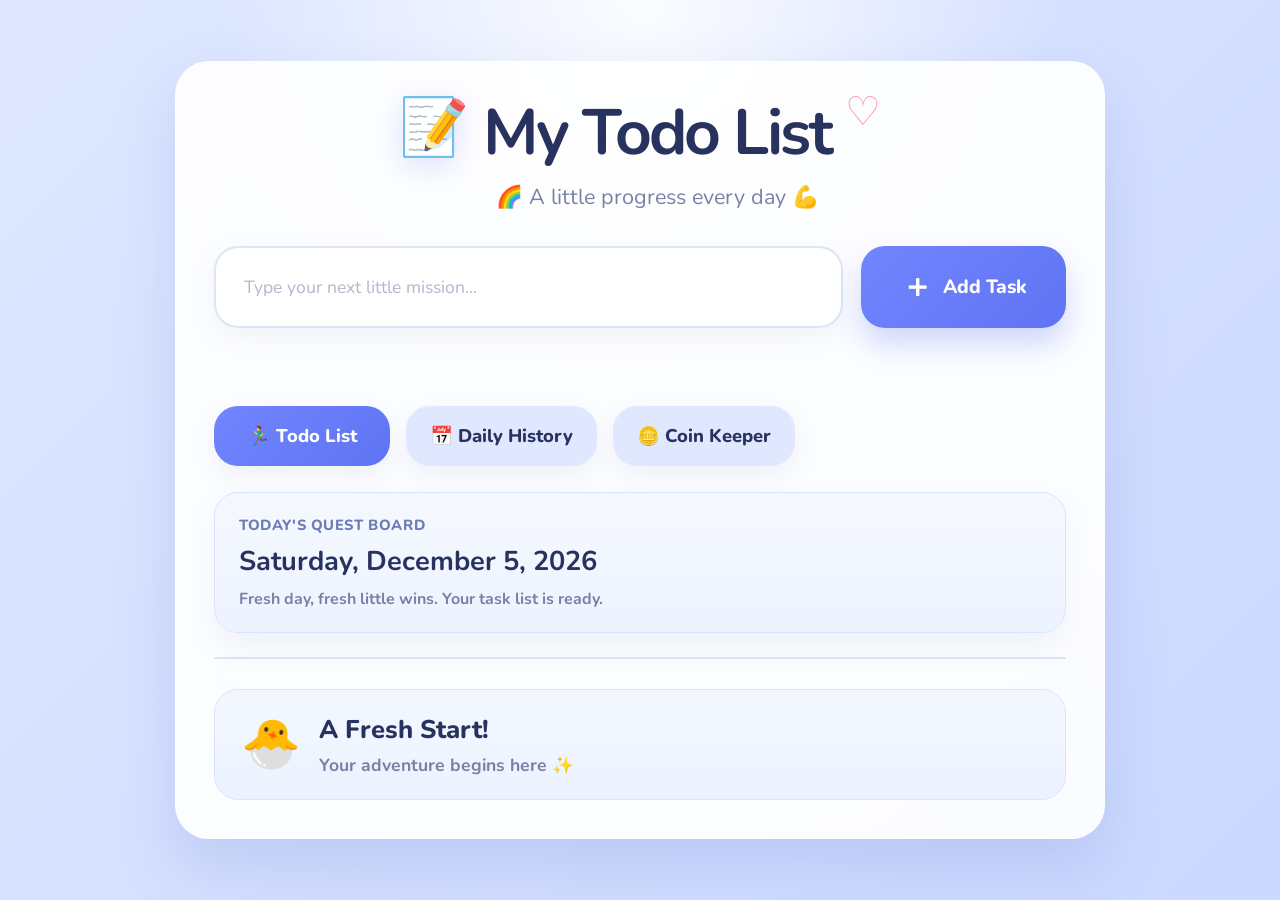
<file: index.html>
<!doctype html>
<html lang="en">
  <head>
    <meta charset="UTF-8" />
    <meta name="viewport" content="width=device-width, initial-scale=1.0" />
    <title>My Todo List</title>
    <link rel="preconnect" href="https://fonts.googleapis.com" />
    <link rel="preconnect" href="https://fonts.gstatic.com" crossorigin />
    <link href="https://fonts.googleapis.com/css2?family=Nunito:wght@400;600;700;800&display=swap" rel="stylesheet" />
    <link rel="stylesheet" href="style.css" />
  </head>
  <body>
    <main class="page">
      <section class="todo-card">
        <header class="hero">
          <div class="title-wrap">
            <span class="title-icon" aria-hidden="true">📝</span>
            <div>
              <h1>My Todo List</h1>
              <p class="subtitle">🌈 A little progress every day <span aria-hidden="true">💪</span></p>
            </div>
            <span class="heart-icon" aria-hidden="true">♡</span>
          </div>
        </header>

        <section class="input-section" aria-label="Add a task">
          <input id="todo-input" class="todo-input" type="text" placeholder="Type your next little mission..." />
          <button id="add-button" class="add-button" type="button">
            <span class="plus" aria-hidden="true">＋</span>
            Add Task
          </button>
          <p id="message"></p>
        </section>

        <nav class="filter-list" aria-label="Site navigation">
          <a href="index.html" class="filter-button is-active">🏃‍♂️ Todo List</a>
          <button id="history-toggle" class="filter-button history-toggle" type="button" aria-expanded="false" aria-controls="history-section">
            📅 Daily History
          </button>
          <a href="expense/รายรับ-รายจ่าย/index.html" class="filter-button">🪙 Coin Keeper</a>
        </nav>

        <section class="today-banner" aria-label="Today's task list">
          <p class="today-eyebrow">Today's Quest Board</p>
          <h2 id="current-date-title">Today</h2>
          <p id="current-date-copy" class="today-copy">Fresh day, fresh little wins.</p>
        </section>

        <section id="todo-list" class="todo-panel" aria-label="Tasks"></section>

        <footer class="status-card">
          <div class="status-emoji" id="summary-emoji" aria-hidden="true">🪴</div>
          <div class="status-copy">
            <p class="status-title" id="summary-title">0 Task remaining</p>
            <p class="status-text" id="summary-message">Keep going! You've got this! ✨ <span aria-hidden="true">✨</span></p>
          </div>
        </footer>

        <section id="history-section" class="history-section" aria-label="Daily history" hidden>
          <div class="history-header">
            <div>
              <p class="history-eyebrow">Your Progress Journal</p>
              <h2>📅 Daily History</h2>
              <p class="history-copy">Each day gets its own tiny victory card so you can look back anytime.</p>
              <p class="history-scroll-hint">Swipe left or right to see more days ↔</p>
            </div>
          </div>
          <div id="history-list" class="history-grid"></div>
        </section>
      </section>
    </main>

    <div id="alert-box">
      <div id="alert-card">
        <p id="alert-text">📝 What would you like to do today?</p>
        <button id="alert-close" type="button">OK</button>
      </div>
    </div>

    <script src="app.js"></script>
  </body>
</html>
</file>
<file: style.css>
:root {
  --bg-start: #dfe8ff;
  --bg-end: #cbd8ff;
  --card-bg: rgba(255, 255, 255, 0.92);
  --card-border: rgba(255, 255, 255, 0.75);
  --text-main: #28325f;
  --text-soft: #7782a4;
  --primary: #6277f6;
  --primary-dark: #4f63e4;
  --primary-soft: #edf1ff;
  --line: #dbe3f3;
  --danger: #ff6b6b;
  --shadow: 0 30px 60px rgba(110, 133, 204, 0.22);
}

* {
  box-sizing: border-box;
}

body {
  margin: 0;
  min-height: 100vh;
  font-family: "Nunito", sans-serif;
  color: var(--text-main);
  background: radial-gradient(circle at top, rgba(255, 255, 255, 0.9), transparent 38%), linear-gradient(135deg, var(--bg-start), var(--bg-end));
  overflow-x: hidden;
}

button,
input {
  font: inherit;
}

.page {
  min-height: 100vh;
  display: grid;
  place-items: center;
  width: 100%;
  overflow-x: hidden;
  padding: 40px 20px;
}

.todo-card {
  width: min(930px, 100%);
  max-width: 100%;
  padding: 38px;
  border-radius: 34px;
  background: var(--card-bg);
  border: 1px solid var(--card-border);
  box-shadow: var(--shadow);
  backdrop-filter: blur(20px);
  overflow-x: clip;
}

.hero {
  text-align: center;
}

.title-wrap {
  display: inline-flex;
  align-items: flex-start;
  gap: 14px;
  position: relative;
}

.title-icon {
  font-size: 3.5rem;
  line-height: 1;
  filter: drop-shadow(0 8px 16px rgba(98, 119, 246, 0.22));
}

.heart-icon {
  font-size: 2.5rem;
  color: #ff9fb0;
  line-height: 1;
  transform: translateY(-8px);
}

h1 {
  margin: 0;
  font-size: clamp(2.5rem, 5vw, 4rem);
  line-height: 1.05;
  letter-spacing: -0.04em;
}

.subtitle {
  margin: 14px 0 0;
  font-size: 1.35rem;
  color: var(--text-soft);
}

.input-section {
  display: grid;
  grid-template-columns: minmax(0, 1fr) 205px;
  gap: 18px;
  margin-top: 34px;
}

.todo-input {
  width: 100%;
  height: 82px;
  padding: 0 28px;
  border: 2px solid rgba(219, 227, 243, 0.9);
  border-radius: 24px;
  background: rgba(255, 255, 255, 0.82);
  box-shadow:
    inset 0 1px 2px rgba(255, 255, 255, 0.6),
    0 8px 24px rgba(158, 173, 214, 0.12);
  font-size: 1.1rem;
  outline: none;
}

.todo-input::placeholder {
  color: #b0b8cc;
}

.todo-input:focus {
  border-color: rgba(98, 119, 246, 0.55);
  box-shadow: 0 0 0 5px rgba(98, 119, 246, 0.12);
}

.add-button,
.filter-button {
  border: 0;
  border-radius: 24px;
  font-weight: 800;
  cursor: pointer;
  transition:
    transform 0.2s ease,
    box-shadow 0.2s ease,
    background 0.2s ease;
}

.add-button {
  display: inline-flex;
  align-items: center;
  justify-content: center;
  gap: 10px;
  min-height: 82px;
  color: #fff;
  background: linear-gradient(135deg, #7285ff, #5f74f3);
  box-shadow: 0 16px 28px rgba(98, 119, 246, 0.28);
  font-size: 1.2rem;
}

.add-button:hover,
.filter-button:hover {
  transform: translateY(-2px);
}

.plus {
  font-size: 2rem;
  line-height: 1;
}

.filter-list {
  display: flex;
  flex-wrap: wrap;
  gap: 16px;
  margin-top: 28px;
}

.filter-button {
  display: inline-flex;
  align-items: center;
  justify-content: center;
  min-width: 176px;
  min-height: 60px;
  padding: 0 24px;
  background: var(--bg-start);
  color: var(--text-main);
  box-shadow: 0 10px 24px rgba(173, 183, 216, 0.16);
  font-size: 1.15rem;
  text-decoration: none;
}

.history-toggle {
  font-family: inherit;
}

.filter-button:hover {
  color: #fff;
  background: linear-gradient(135deg, #7285ff, #5f74f3);
}

.filter-button.is-active,
.filter-button.is-history-active {
  color: #fff;
  background: linear-gradient(135deg, #7285ff, #5f74f3);
}

/* .filter-button.is-active {
  color: #40508a;
  background: #e8eeff;
} */

.todo-panel {
  margin-top: 24px;
  overflow: hidden;
  border: 1px solid var(--line);
  border-radius: 24px;
  background: rgba(255, 255, 255, 0.74);
  box-shadow: 0 14px 32px rgba(174, 186, 224, 0.14);
}

.today-banner {
  margin-top: 26px;
  padding: 22px 24px;
  border: 1px solid #d9e4ff;
  border-radius: 24px;
  background: linear-gradient(180deg, rgba(245, 248, 255, 0.98), rgba(236, 242, 255, 0.95));
  box-shadow: 0 14px 28px rgba(165, 178, 220, 0.14);
}

.today-eyebrow {
  margin: 0;
  color: #6c7cb4;
  font-size: 0.92rem;
  font-weight: 800;
  letter-spacing: 0.04em;
  text-transform: uppercase;
}

.today-banner h2 {
  margin: 8px 0 0;
  font-size: 1.7rem;
}

.today-copy {
  margin: 8px 0 0;
  color: var(--text-soft);
  font-size: 1rem;
  font-weight: 700;
}

.todo-item {
  display: flex;
  align-items: center;
  justify-content: space-between;
  gap: 16px;
  min-height: 90px;
  padding: 0 26px;
  border-bottom: 1px solid var(--line);
}

.todo-item:last-child {
  border-bottom: 0;
}

.todo-main {
  display: flex;
  align-items: center;
  gap: 18px;
  flex: 1;
  cursor: pointer;
}

.todo-main input {
  position: absolute;
  opacity: 0;
  pointer-events: none;
}

.checkbox-ui {
  width: 34px;
  height: 34px;
  border-radius: 10px;
  border: 2px solid #aab5c9;
  background: #fff;
  display: inline-grid;
  place-items: center;
  flex-shrink: 0;
  box-shadow: inset 0 1px 3px rgba(0, 0, 0, 0.04);
}

.checkbox-ui::after {
  content: "✓";
  color: #fff;
  font-size: 1.2rem;
  font-weight: 800;
  opacity: 0;
  transform: scale(0.7);
  transition:
    opacity 0.2s ease,
    transform 0.2s ease;
}

.todo-main input:checked + .checkbox-ui {
  border-color: var(--primary);
  background: linear-gradient(180deg, #6d80ff, #5065e6);
}

.todo-main input:checked + .checkbox-ui::after {
  opacity: 1;
  transform: scale(1);
}

.todo-text {
  font-size: 1.1rem;
  font-weight: 700;
}

.is-completed .todo-text {
  color: #9aa6bf;
  text-decoration: line-through;
}

.delete-button {
  border: 0;
  background: transparent;
  color: var(--danger);
  font-size: 1.75rem;
  cursor: pointer;
  transition:
    transform 0.2s ease,
    opacity 0.2s ease;
}

.delete-button:hover {
  transform: scale(1.08);
  opacity: 0.82;
}

.status-card {
  display: flex;
  align-items: center;
  gap: 18px;
  margin-top: 30px;
  padding: 22px 26px;
  border: 1px solid #d9e4ff;
  border-radius: 24px;
  background: linear-gradient(180deg, rgba(243, 247, 255, 0.98), rgba(235, 242, 255, 0.95));
}

.status-emoji {
  font-size: 3rem;
  line-height: 1;
}

.status-title {
  margin: 0;
  font-size: 1.6rem;
  font-weight: 800;
}

.status-title strong {
  color: var(--primary);
}

.status-text {
  margin: 6px 0 0;
  color: var(--text-soft);
  font-size: 1.1rem;
  font-weight: 700;
}

.history-section {
  margin-top: 28px;
  width: 100%;
  max-width: 100%;
  min-width: 0;
  padding: 26px;
  border: 1px solid #d9e4ff;
  border-radius: 28px;
  background: linear-gradient(180deg, rgba(247, 250, 255, 0.98), rgba(237, 243, 255, 0.95));
  box-shadow: 0 18px 36px rgba(145, 161, 214, 0.16);
  overflow: hidden;
}

.history-header h2 {
  margin: 6px 0 0;
  font-size: 1.8rem;
}

.history-eyebrow {
  margin: 0;
  color: #6c7cb4;
  font-size: 0.95rem;
  font-weight: 800;
  letter-spacing: 0.04em;
  text-transform: uppercase;
}

.history-copy {
  margin: 8px 0 0;
  color: var(--text-soft);
  font-size: 1rem;
  font-weight: 700;
}

.history-scroll-hint {
  margin: 10px 0 0;
  color: #7b87b3;
  font-size: 0.9rem;
  font-weight: 800;
}

.history-grid {
  display: flex;
  gap: 18px;
  margin-top: 22px;
  width: 100%;
  max-width: 100%;
  min-width: 0;
  overflow-x: auto;
  overflow-y: hidden;
  padding-bottom: 8px;
  padding-right: 8px;
  scroll-snap-type: x proximity;
  -webkit-overflow-scrolling: touch;
  scrollbar-width: auto;
}

.history-grid::-webkit-scrollbar {
  height: 12px;
}

.history-grid::-webkit-scrollbar-track {
  border-radius: 999px;
  background: rgba(221, 230, 252, 0.9);
}

.history-grid::-webkit-scrollbar-thumb {
  border-radius: 999px;
  background: linear-gradient(135deg, #9ab4ff, #6e86f7);
}

.history-grid::-webkit-scrollbar-thumb:hover {
  background: linear-gradient(135deg, #839fff, #5f78f1);
}

.history-empty,
.history-item {
  border-radius: 24px;
  border: 1px solid rgba(217, 228, 255, 0.96);
  background: rgba(255, 255, 255, 0.88);
  box-shadow: 0 14px 28px rgba(165, 178, 220, 0.16);
}

.history-empty {
  padding: 26px 22px;
  color: var(--text-soft);
  font-size: 1rem;
  font-weight: 700;
  text-align: center;
}

.history-item {
  flex: 0 0 min(360px, calc(100vw - 110px));
  max-width: 100%;
  min-width: 0;
  overflow: hidden;
  padding: 0;
  scroll-snap-align: start;
}

.history-accordion-row {
  display: flex;
  align-items: flex-start;
  justify-content: space-between;
  gap: 16px;
  padding: 20px 22px;
  background: linear-gradient(180deg, rgba(244, 247, 255, 0.96), rgba(236, 242, 255, 0.92));
}

.history-accordion-actions {
  display: flex;
  align-items: center;
  gap: 10px;
  flex-shrink: 0;
}

.history-accordion-button {
  width: 42px;
  height: 42px;
  display: inline-flex;
  align-items: center;
  justify-content: center;
  flex-shrink: 0;
  padding: 0;
  border: 0;
  border-radius: 15px;
  background: linear-gradient(135deg, #ffe9f1, #ffd8e7);
  box-shadow: 0 10px 18px rgba(255, 179, 206, 0.24);
  cursor: pointer;
  transition:
    transform 0.16s ease,
    box-shadow 0.16s ease,
    opacity 0.16s ease;
}

.history-toggle-button {
  background: linear-gradient(135deg, #dff0ff, #c9e6ff);
  box-shadow: 0 10px 18px rgba(144, 196, 237, 0.24);
}

.history-edit-button {
  background: linear-gradient(135deg, #ffe9f1, #ffd8e7);
  box-shadow: 0 10px 18px rgba(255, 179, 206, 0.24);
}

.history-accordion-button:hover {
  transform: translateY(-1px);
  opacity: 0.92;
}

.history-toggle-button:hover {
  box-shadow: 0 12px 20px rgba(144, 196, 237, 0.28);
}

.history-edit-button:hover {
  box-shadow: 0 12px 20px rgba(255, 179, 206, 0.28);
}

.history-accordion-button:active {
  transform: scale(0.94);
}

.history-accordion-text {
  flex: 1;
  font-size: 1.05rem;
  font-weight: 800;
}

.history-accordion-icon {
  line-height: 1;
  font-size: 1.1rem;
}

.history-accordion-panel {
  padding: 18px 22px 22px;
  border-top: 1px solid rgba(217, 228, 255, 0.9);
  background: rgba(255, 255, 255, 0.72);
}

.history-date {
  margin: 0;
  font-size: 1.2rem;
  font-weight: 800;
}

.history-stats {
  margin-top: 14px;
  display: grid;
  gap: 10px;
}

.history-stat {
  display: flex;
  justify-content: space-between;
  gap: 12px;
  padding: 10px 14px;
  border-radius: 18px;
  background: #f3f6ff;
  color: var(--text-main);
  font-weight: 700;
}

.history-message {
  margin: 16px 0 0;
  color: #6c79a7;
  font-size: 0.98rem;
  font-weight: 700;
  line-height: 1.55;
}

.history-task-heading {
  margin: 18px 0 10px;
  color: #566797;
  font-size: 0.95rem;
  font-weight: 800;
}

.history-task-list {
  display: grid;
  gap: 10px;
  margin: 0;
  padding: 0;
  list-style: none;
}

.history-task-item {
  display: flex;
  align-items: center;
  gap: 10px;
  padding: 10px 12px;
  border-radius: 16px;
  background: #f6f8ff;
  color: var(--text-main);
  font-size: 0.96rem;
  font-weight: 700;
}

.history-task-item.is-editing {
  align-items: stretch;
  flex-direction: column;
}

.history-task-item.is-completed {
  color: #7e8aac;
  text-decoration: line-through;
}

.history-task-text {
  flex: 1;
  min-width: 0;
}

.history-task-pencil {
  width: 34px;
  height: 34px;
  display: inline-flex;
  align-items: center;
  justify-content: center;
  flex-shrink: 0;
  margin-left: auto;
  padding: 0;
  border: 0;
  border-radius: 12px;
  background: linear-gradient(135deg, #ffe9f1, #ffd8e7);
  box-shadow: 0 8px 14px rgba(255, 179, 206, 0.2);
  cursor: pointer;
  transition:
    transform 0.16s ease,
    opacity 0.16s ease;
}

.history-task-pencil:hover {
  transform: translateY(-1px);
  opacity: 0.94;
}

.history-task-pencil:active {
  transform: scale(0.95);
}

.history-task-pencil-icon {
  line-height: 1;
  font-size: 0.95rem;
}

.history-task-input {
  width: 100%;
  margin-top: 2px;
  padding: 12px 14px;
  border: 1px solid #d4e0ff;
  border-radius: 16px;
  background: rgba(255, 255, 255, 0.96);
  color: var(--text-main);
  font: inherit;
  font-size: 0.96rem;
  font-weight: 700;
  outline: none;
}

.history-task-input:focus {
  border-color: rgba(98, 119, 246, 0.48);
  box-shadow: 0 0 0 4px rgba(98, 119, 246, 0.12);
}

.history-task-actions {
  display: flex;
  gap: 8px;
}

.history-task-edit-button {
  min-width: 72px;
  min-height: 38px;
  padding: 0 14px;
  border: 0;
  border-radius: 14px;
  font-weight: 800;
  cursor: pointer;
  transition:
    transform 0.16s ease,
    opacity 0.16s ease;
}

.history-task-edit-button:hover {
  transform: translateY(-1px);
}

.history-task-edit-button.is-save {
  color: #fff;
  background: linear-gradient(135deg, #7285ff, #5f74f3);
}

.history-task-edit-button.is-cancel {
  color: var(--text-main);
  background: #eaf0ff;
}

.history-task-badge {
  flex-shrink: 0;
  width: 28px;
  height: 28px;
  border-radius: 10px;
  display: inline-grid;
  place-items: center;
  background: #e6ecff;
}

@media (max-width: 820px) {
  .todo-card {
    padding: 28px 20px;
    border-radius: 26px;
  }

  .title-wrap {
    flex-wrap: wrap;
    justify-content: center;
  }

  .heart-icon {
    display: none;
  }

  .input-section {
    grid-template-columns: 1fr;
  }

  .add-button,
  .todo-input {
    min-height: 72px;
  }

  .filter-button {
    min-width: 0;
    flex: 1 1 180px;
  }

  .history-section {
    padding: 22px 18px;
  }

  .history-item {
    flex-basis: min(320px, calc(100vw - 90px));
  }

  .history-scroll-hint {
    display: block;
  }
}

@media (max-width: 560px) {
  .page {
    display: block;
    width: 100%;
    padding: 18px 12px;
  }

  .todo-card {
    width: 100%;
    max-width: 100%;
    margin: 0 auto;
    padding: 22px 16px;
  }

  .todo-card > * {
    min-width: 0;
  }

  .title-wrap {
    width: 100%;
    justify-content: center;
  }

  .title-wrap > div {
    min-width: 0;
  }

  h1 {
    font-size: 2.2rem;
  }

  .subtitle {
    font-size: 1.05rem;
  }

  .filter-list {
    gap: 12px;
  }

  .filter-button {
    width: 100%;
    min-width: 0;
    min-height: 56px;
    padding: 0 18px;
    flex: 1 1 100%;
    font-size: 1.02rem;
  }

  .input-section,
  .today-banner,
  .status-card,
  .history-section {
    width: 100%;
    max-width: 100%;
    min-width: 0;
  }

  .history-scroll-hint {
    font-size: 0.84rem;
  }

  .history-section {
    padding: 20px 16px;
  }

  .history-grid {
    display: grid;
    grid-auto-flow: column;
    grid-auto-columns: 100%;
    gap: 14px;
    width: 100%;
    overflow-x: auto;
    overflow-y: hidden;
    padding-right: 0;
    padding-bottom: 8px;
    scroll-snap-type: x mandatory;
    -webkit-overflow-scrolling: touch;
    overscroll-behavior-x: contain;
  }

  .history-item {
    width: 100%;
    max-width: 100%;
    scroll-snap-align: start;
  }

  .history-grid::-webkit-scrollbar {
    height: 8px;
  }

  .history-scroll-hint {
    display: block;
  }

  .todo-item {
    min-height: 82px;
    padding: 0 16px;
  }

  .todo-text {
    font-size: 1rem;
  }

  .status-card {
    align-items: flex-start;
  }

  .status-title {
    font-size: 1.25rem;
  }
}

/* alert */
#alert-box {
  display: none;
  position: fixed;
  inset: 0;
  justify-content: center;
  align-items: center;
  padding: 24px;
  background: rgba(40, 50, 95, 0.34);
  backdrop-filter: blur(8px);
  z-index: 1000;
}

#alert-card {
  width: min(440px, 100%);
  padding: 30px 28px 24px;
  border: 1px solid rgba(255, 255, 255, 0.88);
  border-radius: 30px;
  background: linear-gradient(180deg, rgba(255, 255, 255, 0.98), rgba(242, 246, 255, 0.96));
  box-shadow: 0 28px 60px rgba(76, 94, 158, 0.24);
  text-align: center;
}

#alert-text {
  margin: 0 0 20px;
  color: var(--text-main);
  font-size: 1.2rem;
  font-weight: 800;
  line-height: 1.5;
}

#alert-close {
  min-width: 124px;
  min-height: 54px;
  padding: 0 24px;
  border: 0;
  border-radius: 18px;
  background: linear-gradient(135deg, #7285ff, #5f74f3);
  box-shadow: 0 14px 28px rgba(98, 119, 246, 0.28);
  color: #ffffff;
  font-weight: 800;
  cursor: pointer;
  transition:
    transform 0.2s ease,
    opacity 0.2s ease,
    box-shadow 0.2s ease;
}

#alert-close:hover {
  transform: translateY(-2px);
  opacity: 0.96;
  box-shadow: 0 18px 32px rgba(98, 119, 246, 0.32);
}
</file>
